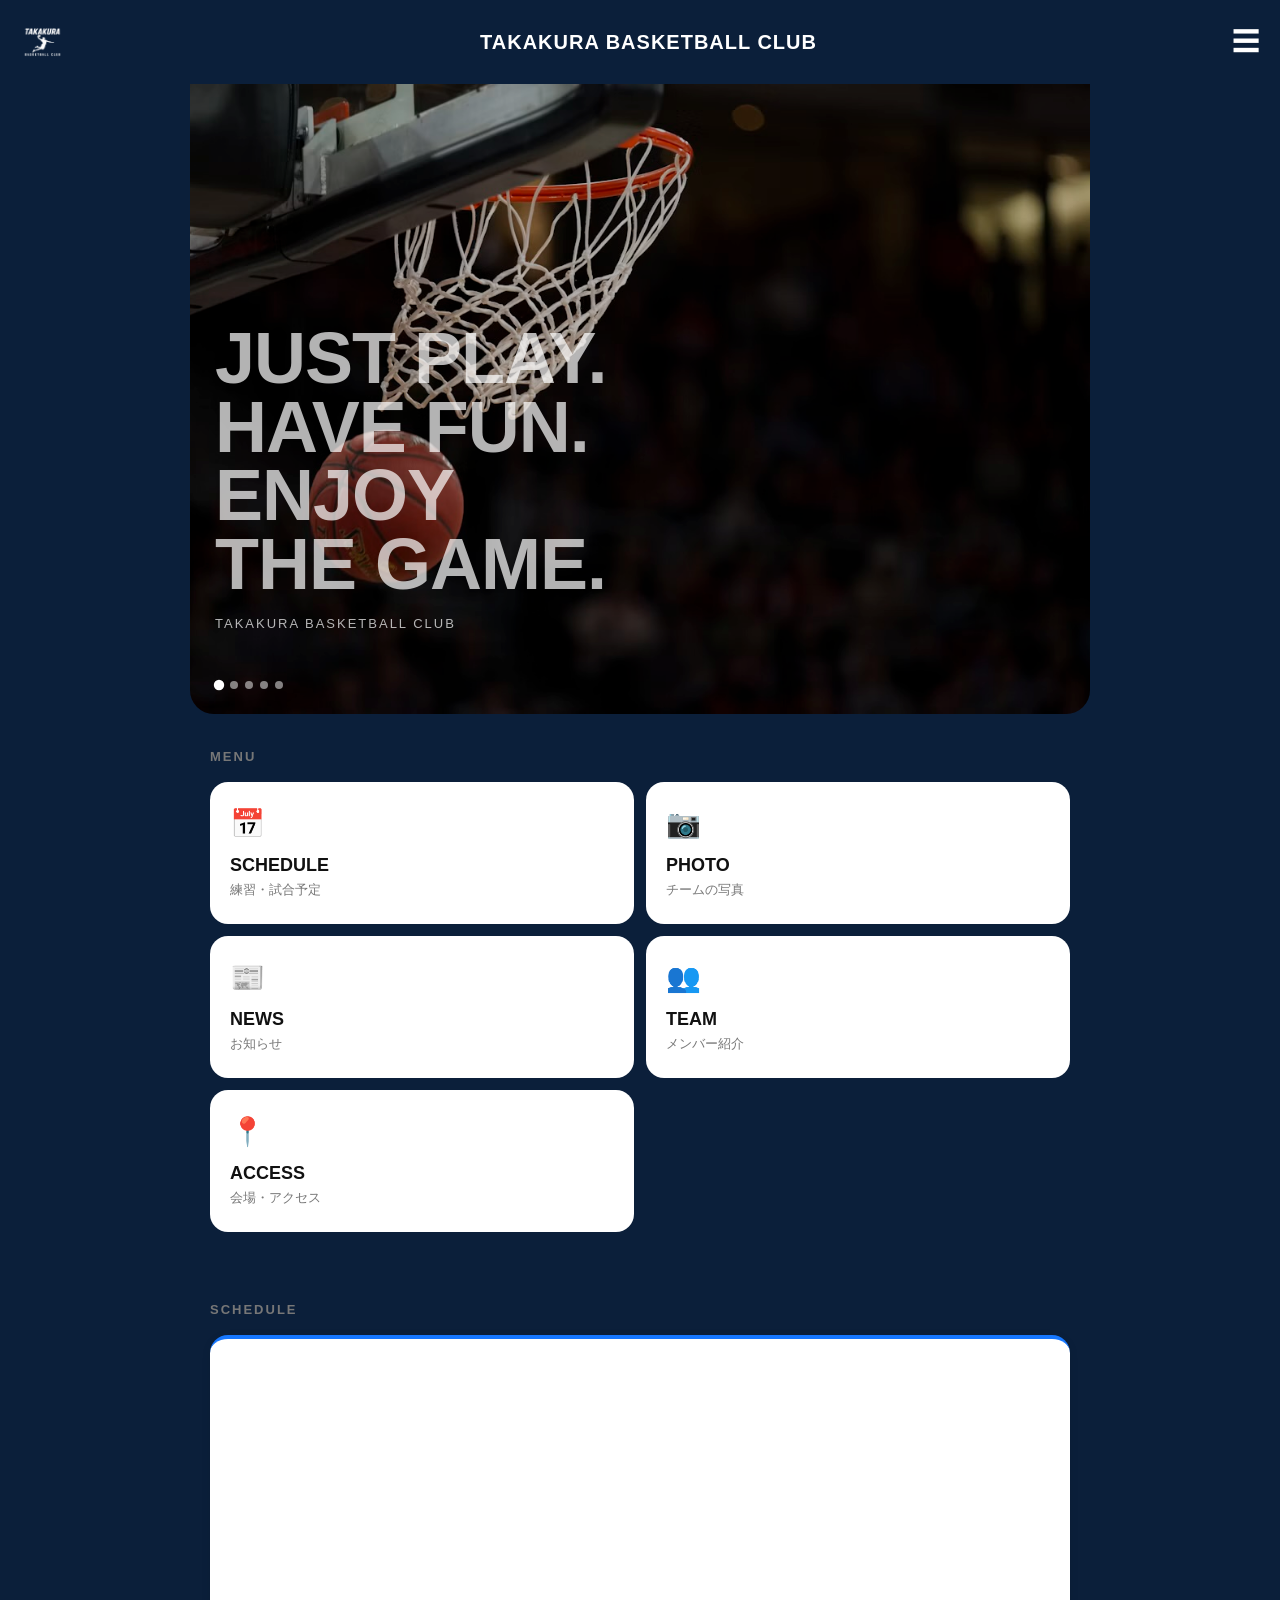
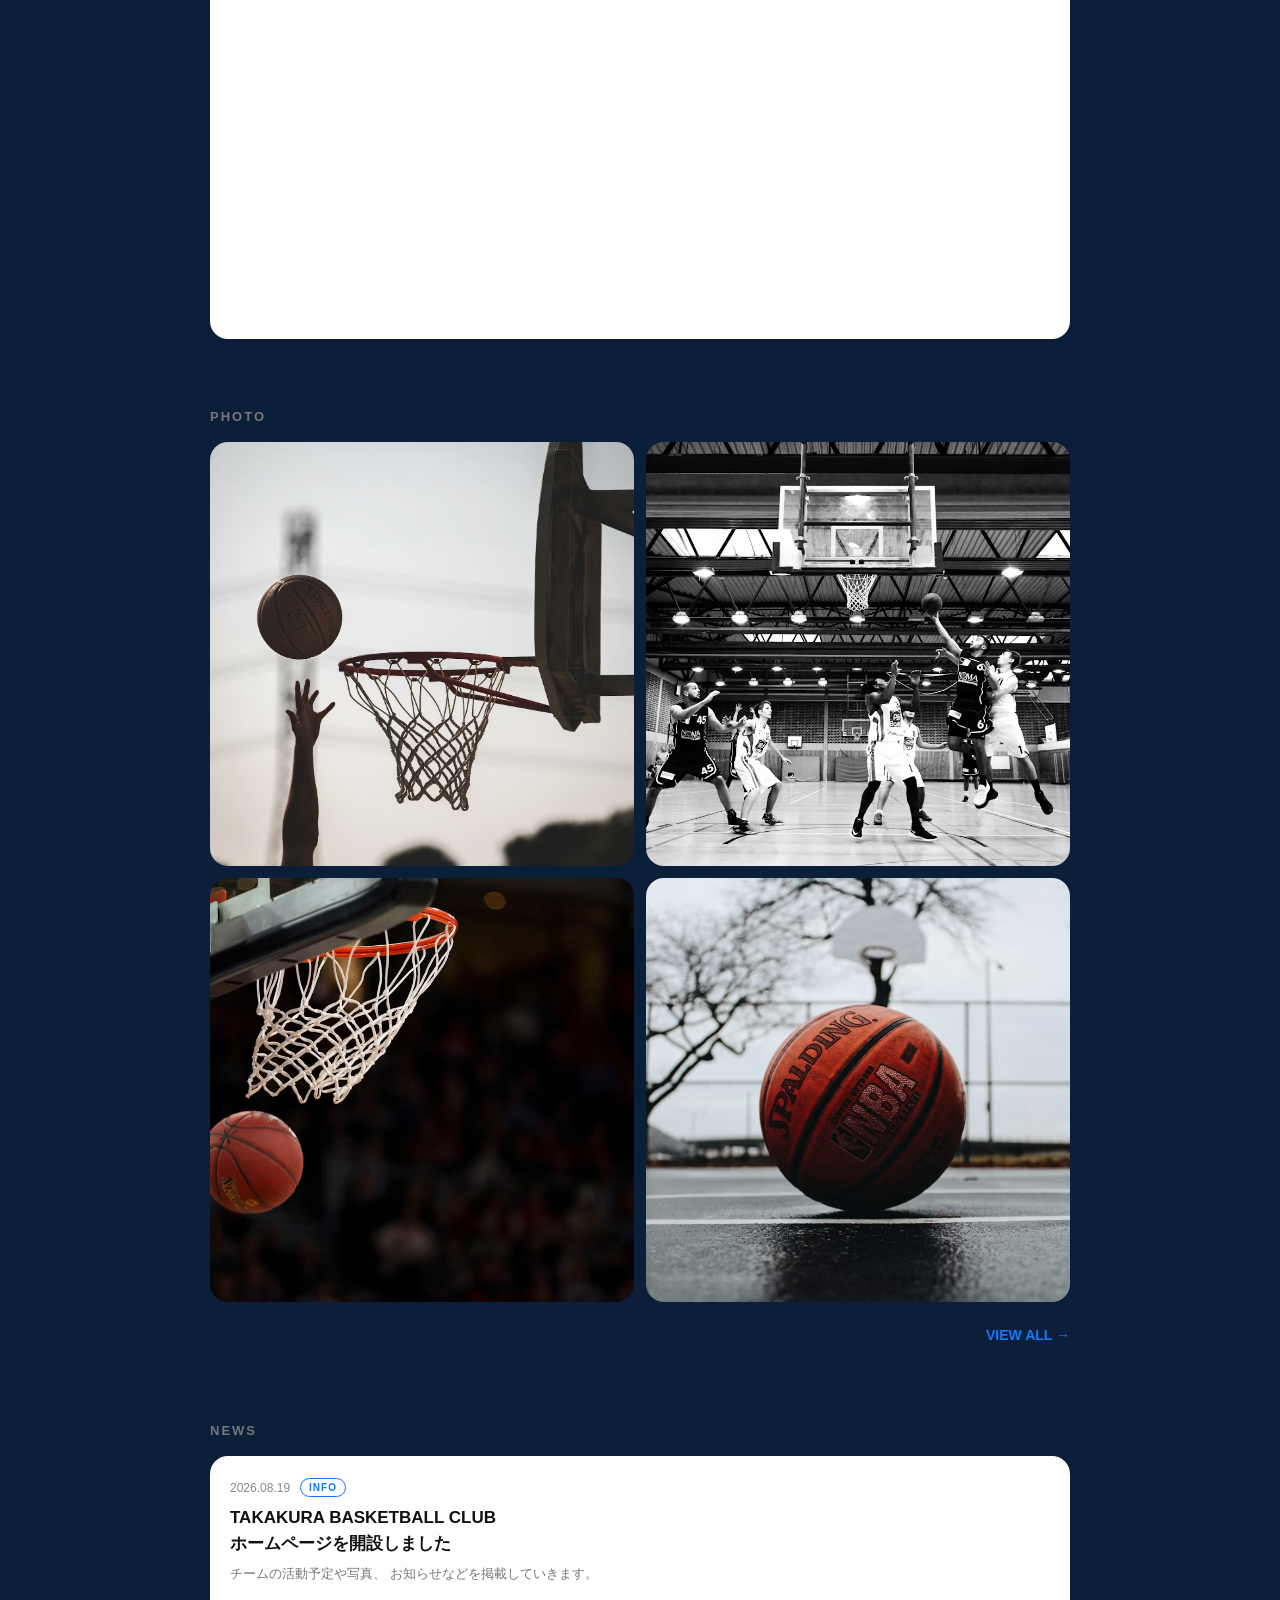
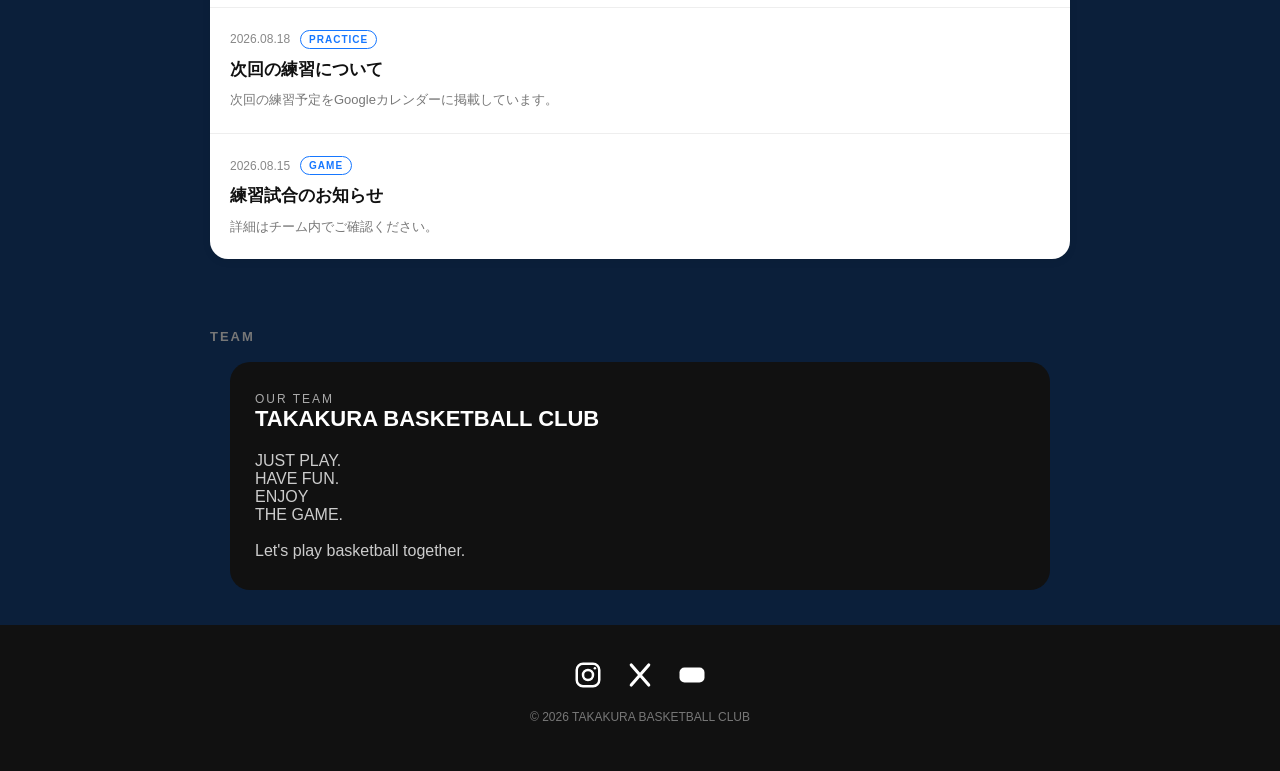
<file: index.html>
<!DOCTYPE html>
<html lang="ja">

<head>
  <meta charset="UTF-8">
  <meta name="viewport" content="width=device-width, initial-scale=1.0">

  <title>TAKAKURA BASKETBALL CLUB</title>

  <link rel="stylesheet" href="style.css">

  <link
    rel="icon"
    href="ED4C5B30-9C4A-443C-A6EE-A6A13FF634B4.jpeg">

  <link
    rel="apple-touch-icon"
    href="ED4C5B30-9C4A-443C-A6EE-A6A13FF634B4.jpeg">
</head>


<body>

  <!-- =========================
       HEADER
  ========================== -->

<header>

  <img
    src="TAKAKURAlogo01.png"
    alt="TAKAKURA BASKETBALL CLUB ロゴ"
    class="header-logo"
  >

  <h1>TAKAKURA BASKETBALL CLUB</h1>

  <button
    class="menu-button"
    onclick="toggleMenu()"
    aria-label="メニュー">

    ☰

  </button>

</header>


  <!-- =========================
       MOBILE MENU
  ========================== -->

  <nav id="mobile-menu" class="mobile-menu">

    <a href="index.html">HOME</a>

    <a href="schedule.html">SCHEDULE</a>

    <a href="photo.html">PHOTO</a>

    <a href="news.html">NEWS</a>

    <a href="team.html">TEAM</a>
    
    <a href="access.html">ACCESS</a>

  </nav>


  <!-- =========================
       MAIN
  ========================== -->

  <main>


    <!-- =========================
         HERO CAROUSEL
    ========================== -->

    <div class="hero-carousel">

      <div class="hero-slides">

        <div class="hero-slide active">
          <img
            src="IMG_7666.jpeg"
            alt="TAKAKURA BASKETBALL CLUB">
        </div>

        <div class="hero-slide">
          <img
            src="IMG_7667.jpeg"
            alt="TAKAKURA BASKETBALL CLUB">
        </div>

        <div class="hero-slide">
          <img
            src="IMG_7668.jpeg"
            alt="TAKAKURA BASKETBALL CLUB">
        </div>

        <div class="hero-slide">
          <img
            src="IMG_7669.jpeg"
            alt="TAKAKURA BASKETBALL CLUB">
        </div>

        <div class="hero-slide">
          <img
            src="IMG_7670.jpeg"
            alt="TAKAKURA BASKETBALL CLUB">
        </div>

      </div>


      <!-- HERO TEXT -->

      <div class="hero-text">

        <h2>
          JUST PLAY.<br>
          HAVE FUN.<br>
          ENJOY<br>
          THE GAME.
        </h2>

        <p>TAKAKURA BASKETBALL CLUB</p>

      </div>


      <!-- HERO DOTS -->

      <div class="hero-dots">

        <button
          class="hero-dot active"
          onclick="showSlide(0)"
          aria-label="1枚目">
        </button>

        <button
          class="hero-dot"
          onclick="showSlide(1)"
          aria-label="2枚目">
        </button>

        <button
          class="hero-dot"
          onclick="showSlide(2)"
          aria-label="3枚目">
        </button>

        <button
          class="hero-dot"
          onclick="showSlide(3)"
          aria-label="4枚目">
        </button>

        <button
          class="hero-dot"
          onclick="showSlide(4)"
          aria-label="5枚目">
        </button>

      </div>

    </div>


    <!-- =========================
         NEXT GAME
    ========================== -->
<!-- =========================
    <section>

      <h2>NEXT GAME</h2>

      <div class="next-game">

        <div class="label">
          NEXT MATCH
        </div>

        <div class="match">

          <div class="team">○○</div>

          <div class="vs">VS</div>

          <div class="team">△△</div>

        </div>

        <div class="date">
          2026.08.24　14:00
        </div>

      </div>

    </section>
  ========================== -->

    <!-- =========================
         MENU
    ========================== -->

    <section>

      <h2>MENU</h2>

      <div class="cards">


        <!-- SCHEDULE -->

        <a href="schedule.html" class="card">

          <div class="card-icon">📅</div>

          <h3>SCHEDULE</h3>

          <p>練習・試合予定</p>

        </a>


        <!-- PHOTO -->

        <a href="photo.html" class="card">

          <div class="card-icon">📷</div>

          <h3>PHOTO</h3>

          <p>チームの写真</p>

        </a>


        <!-- NEWS -->

        <a href="news.html" class="card">

          <div class="card-icon">📰</div>

          <h3>NEWS</h3>

          <p>お知らせ</p>

        </a>


        <!-- TEAM -->

        <a href="team.html" class="card">

          <div class="card-icon">👥</div>

          <h3>TEAM</h3>

          <p>メンバー紹介</p>

        </a>

<a href="access.html" class="card">

  <div class="card-icon">📍</div>

  <h3>ACCESS</h3>

  <p>会場・アクセス</p>

</a>

      </div>

    </section>


    <!-- =========================
         SCHEDULE
    ========================== -->

    <section id="schedule">

      <h2>SCHEDULE</h2>

      <div class="calendar-card">

        <iframe
          src="https://calendar.google.com/calendar/embed?src=590719e72a321ed0e61c6f2a40fccb9ac70e340b6d6cef74e78a7509a7b60d0a%40group.calendar.google.com&ctz=Asia%2FTokyo&mode=AGENDA"
          title="TAKAKURA BASKETBALL CLUB スケジュール"
          scrolling="no">
        </iframe>

      </div>

    </section>


    <!-- =========================
         PHOTO
    ========================== -->

    <section id="photo">

      <h2>PHOTO</h2>

      <div class="photo-grid">

        <img
          src="IMG_7671.jpeg"
          alt="TAKAKURA BASKETBALL CLUB チーム写真">

        <img
          src="IMG_7672.jpeg"
          alt="TAKAKURA BASKETBALL CLUB チーム写真">

        <img
          src="IMG_7666.jpeg"
          alt="TAKAKURA BASKETBALL CLUB チーム写真">

         <img
          src="IMG_7667.jpeg"
          alt="TAKAKURA BASKETBALL CLUB チーム写真">

      </div>


      <a
        href="https://drive.google.com/drive/folders/1C9hTGLXTgDpgsu9-LzJbwQTJBK5W1DLP"
        class="view-all"
        target="_blank"
        rel="noopener noreferrer">

        VIEW ALL →

      </a>

    </section>


    <!-- =========================
         NEWS
    ========================== -->

    <section id="news">

      <h2>NEWS</h2>

      <div class="news-list">


        <article class="news-item">

          <div class="news-meta">

            <span class="news-date">
              2026.08.19
            </span>

            <span class="news-category">
              INFO
            </span>

          </div>

          <h3>
            TAKAKURA BASKETBALL CLUB<br>
            ホームページを開設しました
          </h3>

          <p>
            チームの活動予定や写真、
            お知らせなどを掲載していきます。
          </p>

        </article>


        <article class="news-item">

          <div class="news-meta">

            <span class="news-date">
              2026.08.18
            </span>

            <span class="news-category">
              PRACTICE
            </span>

          </div>

          <h3>
            次回の練習について
          </h3>

          <p>
            次回の練習予定をGoogleカレンダーに掲載しています。
          </p>

        </article>


        <article class="news-item">

          <div class="news-meta">

            <span class="news-date">
              2026.08.15
            </span>

            <span class="news-category">
              GAME
            </span>

          </div>

          <h3>
            練習試合のお知らせ
          </h3>

          <p>
            詳細はチーム内でご確認ください。
          </p>

        </article>

      </div>

    </section>


    <!-- =========================
         TEAM
    ========================== -->

    <section id="member">

      <h2>TEAM</h2>

      <div class="next-game">

        <div class="label">
          OUR TEAM
        </div>

        <div class="team">
          TAKAKURA BASKETBALL CLUB
        </div>

        <div class="date">
          JUST PLAY.<br>
          HAVE FUN.<br>
          ENJOY<br>
          THE GAME.<br>
            <br>
          Let's play basketball together.
        </div>

      </div>

    </section>


  </main>


  <!-- =========================
       FOOTER
  ========================== -->

  <footer>

    <div class="social-links">


      <!-- INSTAGRAM -->

      <a
        href="https://www.instagram.com/takakurambc?igsi=MW1qZjhlN3JnM3lpZA=="
        class="social-icon"
        aria-label="Instagram">

        <svg
          viewBox="0 0 24 24"
          aria-hidden="true">

          <rect
            x="3"
            y="3"
            width="18"
            height="18"
            rx="5"
            fill="none"
            stroke="currentColor"
            stroke-width="2">
          </rect>

          <circle
            cx="12"
            cy="12"
            r="4"
            fill="none"
            stroke="currentColor"
            stroke-width="2">
          </circle>

          <circle
            cx="17.5"
            cy="6.5"
            r="1"
            fill="currentColor">
          </circle>

        </svg>

      </a>


      <!-- X -->

      <a
        href="#"
        class="social-icon"
        aria-label="X">

        <svg
          viewBox="0 0 24 24"
          aria-hidden="true">

          <path
            d="M5 4 L19 20 M19 4 L5 20"
            fill="none"
            stroke="currentColor"
            stroke-width="2.5"
            stroke-linecap="round">
          </path>

        </svg>

      </a>


      <!-- YOUTUBE -->

      <a
        href="#"
        class="social-icon"
        aria-label="YouTube">

        <svg
          viewBox="0 0 24 24"
          aria-hidden="true">

          <rect
            x="2"
            y="6"
            width="20"
            height="12"
            rx="4"
            fill="currentColor">
          </rect>

          <polygon
            points="10,9 10,15 16,12"
            fill="white">
          </polygon>

        </svg>

      </a>

    </div>


    <p>
      © 2026 TAKAKURA BASKETBALL CLUB
    </p>

  </footer>


  <!-- JavaScript -->

  <script src="script.js"></script>

</body>

</html>
</file>
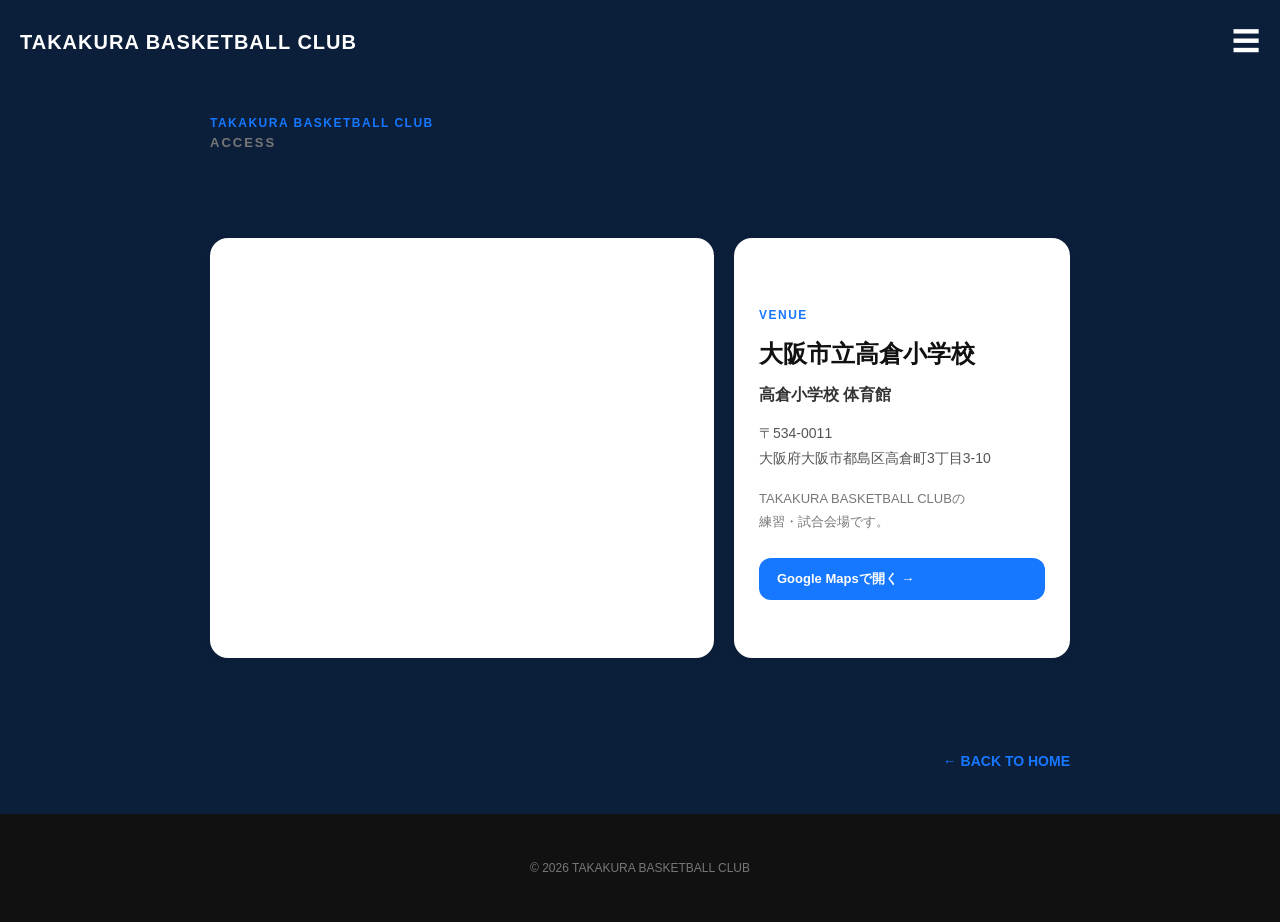
<file: access.html>
<!DOCTYPE html>
<html lang="ja">

<head>

  <meta charset="UTF-8">

  <meta
    name="viewport"
    content="width=device-width, initial-scale=1.0">

  <title>ACCESS | TAKAKURA BASKETBALL CLUB</title>

  <link rel="stylesheet" href="style.css">

  <link
    rel="icon"
    href="ED4C5B30-9C4A-443C-A6EE-A6A13FF634B4.jpeg">

  <link
    rel="apple-touch-icon"
    href="ED4C5B30-9C4A-443C-A6EE-A6A13FF634B4.jpeg">

</head>


<body>


  <!-- =========================
       HEADER
  ========================== -->

  <header>

    <h1>
      TAKAKURA BASKETBALL CLUB
    </h1>

    <button
      class="menu-button"
      onclick="toggleMenu()"
      aria-label="メニュー">

      ☰

    </button>

  </header>


  <!-- =========================
       MOBILE MENU
  ========================== -->

  <nav
    id="mobile-menu"
    class="mobile-menu">

    <a href="index.html">
      HOME
    </a>

    <a href="schedule.html">
      SCHEDULE
    </a>

    <a href="photo.html">
      PHOTO
    </a>

    <a href="news.html">
      NEWS
    </a>

    <a href="team.html">
      TEAM
    </a>

    <a href="access.html">
      ACCESS
    </a>

  </nav>


  <!-- =========================
       MAIN
  ========================== -->

  <main>


    <!-- =========================
         PAGE TITLE
    ========================== -->

    <section class="page-title">

      <p class="page-label">
        TAKAKURA BASKETBALL CLUB
      </p>

      <h2>
        ACCESS
      </h2>

    </section>


    <!-- =========================
         ACCESS
    ========================= -->

    <section>

      <div class="access-layout">


        <!-- =====================
             GOOGLE MAP
        ====================== -->

        <div class="access-map">

          <iframe
            src="https://www.google.com/maps?q=%E5%A4%A7%E9%98%AA%E5%B8%82%E7%AB%8B%E9%AB%98%E5%80%89%E5%B0%8F%E5%AD%A6%E6%A0%A1&output=embed"
            title="大阪市立高倉小学校 Google Map"
            loading="lazy"
            allowfullscreen>
          </iframe>

        </div>


        <!-- =====================
             VENUE INFORMATION
        ====================== -->

        <div class="access-info">

          <p class="page-label">
            VENUE
          </p>

          <h3>
            大阪市立高倉小学校
          </h3>

          <p class="venue-name">
            高倉小学校 体育館
          </p>

          <p class="address">
            〒534-0011<br>
            大阪府大阪市都島区高倉町3丁目3-10
          </p>

          <p class="access-description">
            TAKAKURA BASKETBALL CLUBの<br>
            練習・試合会場です。
          </p>


          <!-- GOOGLE MAP BUTTON -->

          <a
            href="https://maps.app.goo.gl/4xuVjbMApMLXgCJJ7?g_st=ic"
            class="drive-button"
            target="_blank"
            rel="noopener noreferrer">

            Google Mapsで開く →

          </a>

        </div>


      </div>

    </section>


    <!-- =========================
         BACK TO HOME
    ========================== -->

    <section class="back-home">

      <a
        href="index.html"
        class="view-all">

        ← BACK TO HOME

      </a>

    </section>


  </main>


  <!-- =========================
       FOOTER
  ========================== -->

  <footer>

    <p>
      © 2026 TAKAKURA BASKETBALL CLUB
    </p>

  </footer>


  <!-- =========================
       JAVASCRIPT
  ========================== -->

  <script src="script.js"></script>

</body>

</html>
</file>
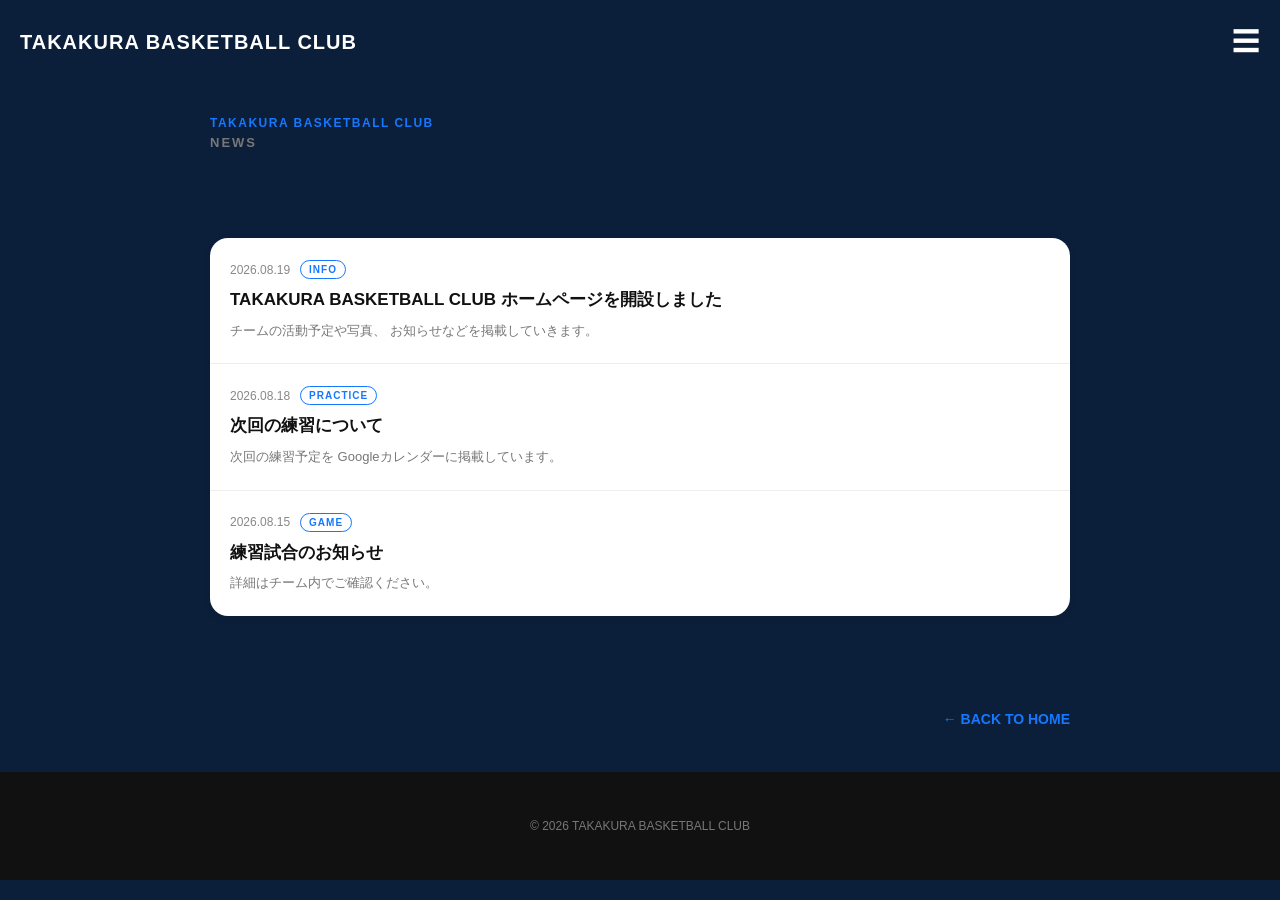
<file: news.html>
<!DOCTYPE html>
<html lang="ja">

<head>

  <meta charset="UTF-8">

  <meta
    name="viewport"
    content="width=device-width, initial-scale=1.0">

  <title>NEWS | TAKAKURA BASKETBALL CLUB</title>

  <link rel="stylesheet" href="style.css">

  <link
    rel="icon"
    href="ED4C5B30-9C4A-443C-A6EE-A6A13FF634B4.jpeg">

  <link
    rel="apple-touch-icon"
    href="ED4C5B30-9C4A-443C-A6EE-A6A13FF634B4.jpeg">

</head>


<body>


  <!-- =========================
       HEADER
  ========================== -->

  <header>

    <h1>
      TAKAKURA BASKETBALL CLUB
    </h1>

    <button
      class="menu-button"
      onclick="toggleMenu()"
      aria-label="メニュー">

      ☰

    </button>

  </header>


  <!-- =========================
       MOBILE MENU
  ========================== -->

  <nav
    id="mobile-menu"
    class="mobile-menu">

    <a href="index.html">
      HOME
    </a>

    <a href="schedule.html">
      SCHEDULE
    </a>

    <a href="photo.html">
      PHOTO
    </a>

    <a href="news.html">
      NEWS
    </a>

    <a href="team.html">
      TEAM
    </a>

  </nav>


  <!-- =========================
       MAIN
  ========================== -->

  <main>


    <!-- =========================
         PAGE TITLE
    ========================== -->

    <section class="page-title">

      <p class="page-label">
        TAKAKURA BASKETBALL CLUB
      </p>

      <h2>
        NEWS
      </h2>

    </section>


    <!-- =========================
         NEWS LIST
    ========================== -->

    <section>

      <div class="news-list">


        <!-- NEWS 1 -->

        <article class="news-item">

          <div class="news-meta">

            <span class="news-date">
              2026.08.19
            </span>

            <span class="news-category">
              INFO
            </span>

          </div>

          <h3>
            TAKAKURA BASKETBALL CLUB
            ホームページを開設しました
          </h3>

          <p>
            チームの活動予定や写真、
            お知らせなどを掲載していきます。
          </p>

        </article>


        <!-- NEWS 2 -->

        <article class="news-item">

          <div class="news-meta">

            <span class="news-date">
              2026.08.18
            </span>

            <span class="news-category">
              PRACTICE
            </span>

          </div>

          <h3>
            次回の練習について
          </h3>

          <p>
            次回の練習予定を
            Googleカレンダーに掲載しています。
          </p>

        </article>


        <!-- NEWS 3 -->

        <article class="news-item">

          <div class="news-meta">

            <span class="news-date">
              2026.08.15
            </span>

            <span class="news-category">
              GAME
            </span>

          </div>

          <h3>
            練習試合のお知らせ
          </h3>

          <p>
            詳細はチーム内でご確認ください。
          </p>

        </article>


      </div>

    </section>


    <!-- =========================
         BACK TO HOME
    ========================== -->

    <section class="back-home">

      <a
        href="index.html"
        class="view-all">

        ← BACK TO HOME

      </a>

    </section>


  </main>


  <!-- =========================
       FOOTER
  ========================== -->

  <footer>

    <p>
      © 2026 TAKAKURA BASKETBALL CLUB
    </p>

  </footer>


  <!-- =========================
       JAVASCRIPT
  ========================== -->

  <script src="script.js"></script>

</body>

</html>
</file>
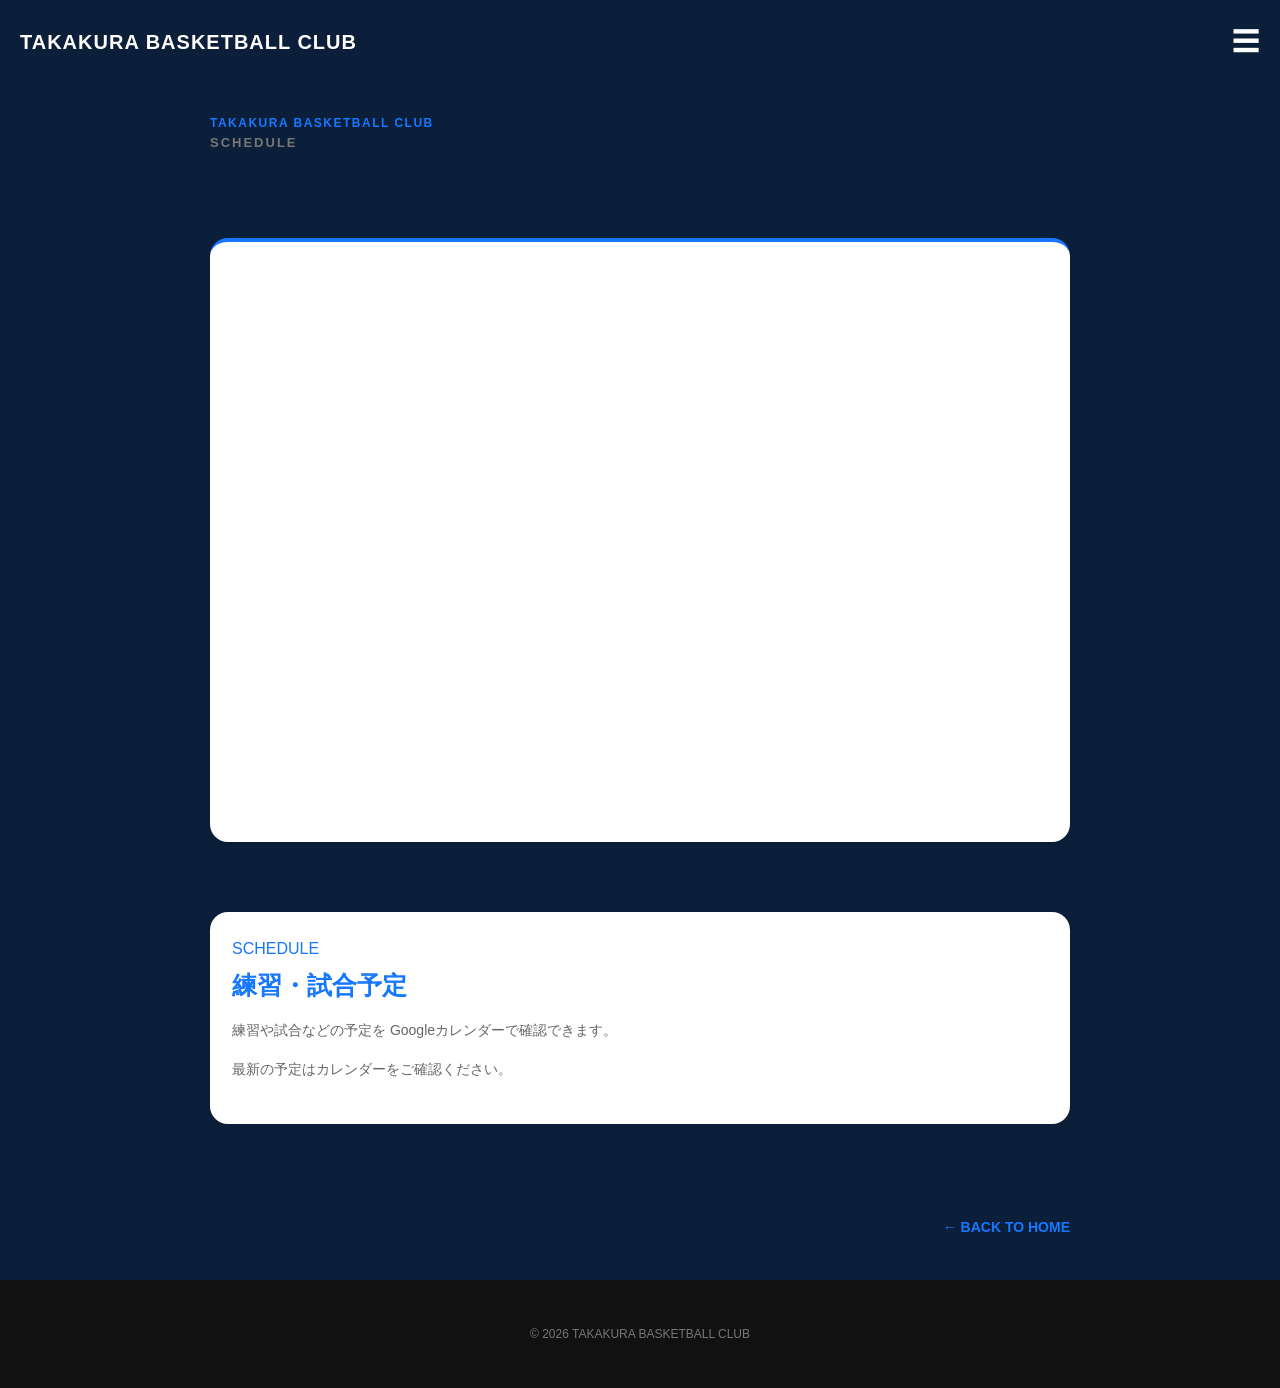
<file: schedule.html>
<!DOCTYPE html>
<html lang="ja">

<head>

  <meta charset="UTF-8">

  <meta
    name="viewport"
    content="width=device-width, initial-scale=1.0">

  <title>SCHEDULE | TAKAKURA BASKETBALL CLUB</title>

  <link rel="stylesheet" href="style.css">

  <link
    rel="icon"
    href="ED4C5B30-9C4A-443C-A6EE-A6A13FF634B4.jpeg">

  <link
    rel="apple-touch-icon"
    href="ED4C5B30-9C4A-443C-A6EE-A6A13FF634B4.jpeg">

</head>


<body>


  <!-- =========================
       HEADER
  ========================== -->

  <header>

    <h1>
      TAKAKURA BASKETBALL CLUB
    </h1>

    <button
      class="menu-button"
      onclick="toggleMenu()"
      aria-label="メニュー">

      ☰

    </button>

  </header>


  <!-- =========================
       MOBILE MENU
  ========================== -->

  <nav
    id="mobile-menu"
    class="mobile-menu">

    <a href="index.html">
      HOME
    </a>

    <a href="schedule.html">
      SCHEDULE
    </a>

    <a href="photo.html">
      PHOTO
    </a>

    <a href="news.html">
      NEWS
    </a>

    <a href="team.html">
      TEAM
    </a>

  </nav>


  <!-- =========================
       MAIN
  ========================== -->

  <main>


    <!-- =========================
         PAGE TITLE
    ========================== -->

    <section class="page-title">

      <p class="page-label">
        TAKAKURA BASKETBALL CLUB
      </p>

      <h2>
        SCHEDULE
      </h2>

    </section>


    <!-- =========================
         GOOGLE CALENDAR
    ========================== -->

    <section>

      <div class="calendar-card schedule-page-calendar">

        <iframe
          src="https://calendar.google.com/calendar/embed?src=590719e72a321ed0e61c6f2a40fccb9ac70e340b6d6cef74e78a7509a7b60d0a%40group.calendar.google.com&ctz=Asia%2FTokyo&mode=AGENDA"
          title="TAKAKURA BASKETBALL CLUB スケジュール"
          scrolling="no">
        </iframe>

      </div>

    </section>


    <!-- =========================
         SCHEDULE INFORMATION
    ========================== -->

    <section>

      <div class="team-card">

        <div class="label">
          SCHEDULE
        </div>

        <h3>
          練習・試合予定
        </h3>

        <p>
          練習や試合などの予定を
          Googleカレンダーで確認できます。
        </p>

        <p>
          最新の予定はカレンダーをご確認ください。
        </p>

      </div>

    </section>


    <!-- =========================
         BACK TO HOME
    ========================== -->

    <section class="back-home">

      <a
        href="index.html"
        class="view-all">

        ← BACK TO HOME

      </a>

    </section>


  </main>


  <!-- =========================
       FOOTER
  ========================== -->

  <footer>

    <p>
      © 2026 TAKAKURA BASKETBALL CLUB
    </p>

  </footer>


  <!-- =========================
       JAVASCRIPT
  ========================== -->

  <script src="script.js"></script>

</body>

</html>
</file>
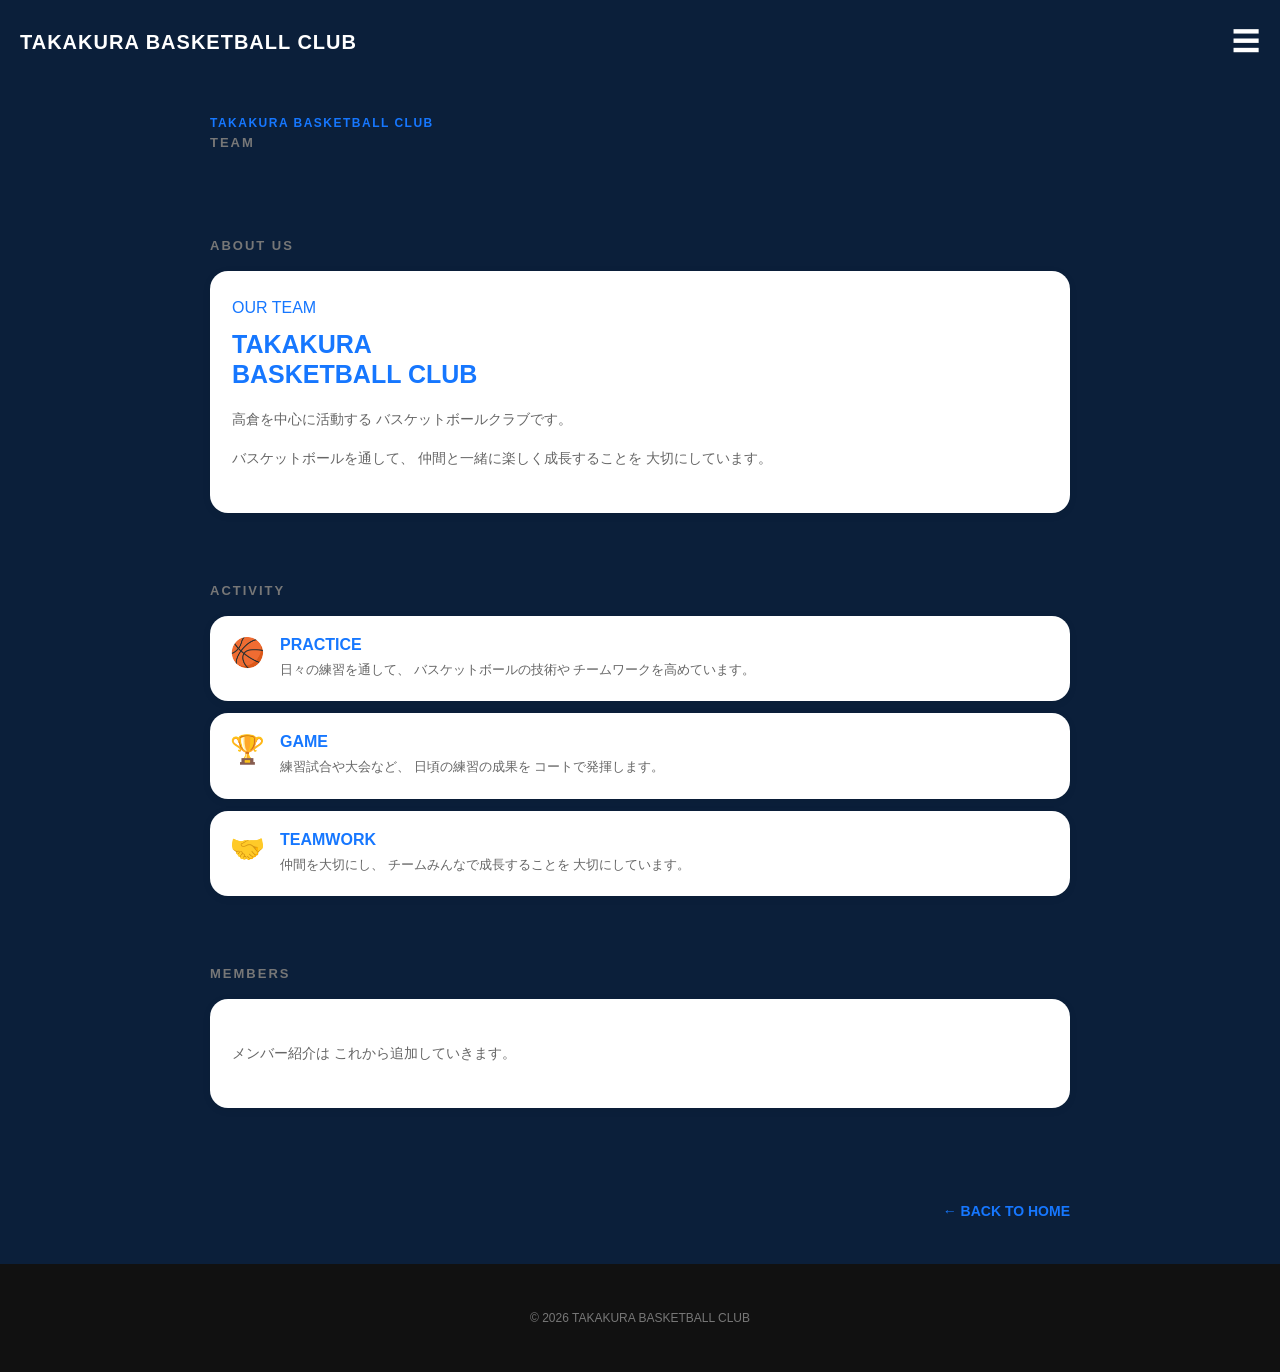
<file: team.html>
<!DOCTYPE html>
<html lang="ja">

<head>

  <meta charset="UTF-8">

  <meta
    name="viewport"
    content="width=device-width, initial-scale=1.0">

  <title>TEAM | TAKAKURA BASKETBALL CLUB</title>

  <link rel="stylesheet" href="style.css">

  <link
    rel="icon"
    href="ED4C5B30-9C4A-443C-A6EE-A6A13FF634B4.jpeg">

  <link
    rel="apple-touch-icon"
    href="ED4C5B30-9C4A-443C-A6EE-A6A13FF634B4.jpeg">

</head>


<body>


  <!-- =========================
       HEADER
  ========================== -->

  <header>

    <h1>
      TAKAKURA BASKETBALL CLUB
    </h1>

    <button
      class="menu-button"
      onclick="toggleMenu()"
      aria-label="メニュー">

      ☰

    </button>

  </header>


  <!-- =========================
       MOBILE MENU
  ========================== -->

  <nav
    id="mobile-menu"
    class="mobile-menu">

    <a href="index.html">
      HOME
    </a>

    <a href="schedule.html">
      SCHEDULE
    </a>

    <a href="photo.html">
      PHOTO
    </a>

    <a href="news.html">
      NEWS
    </a>

    <a href="team.html">
      TEAM
    </a>

  </nav>


  <!-- =========================
       MAIN
  ========================== -->

  <main>


    <!-- =========================
         PAGE TITLE
    ========================== -->

    <section class="page-title">

      <p class="page-label">
        TAKAKURA BASKETBALL CLUB
      </p>

      <h2>
        TEAM
      </h2>

    </section>


    <!-- =========================
         ABOUT US
    ========================== -->

    <section>

      <h2>
        ABOUT US
      </h2>

      <div class="team-card">

        <div class="label">
          OUR TEAM
        </div>

        <h3>
          TAKAKURA<br>
          BASKETBALL CLUB
        </h3>

        <p>
          高倉を中心に活動する
          バスケットボールクラブです。
        </p>

        <p>
          バスケットボールを通して、
          仲間と一緒に楽しく成長することを
          大切にしています。
        </p>

      </div>

    </section>


    <!-- =========================
         ACTIVITY
    ========================== -->

    <section>

      <h2>
        ACTIVITY
      </h2>

      <div class="activity-list">


        <!-- PRACTICE -->

        <div class="activity-item">

          <div class="activity-icon">
            🏀
          </div>

          <div>

            <h3>
              PRACTICE
            </h3>

            <p>
              日々の練習を通して、
              バスケットボールの技術や
              チームワークを高めています。
            </p>

          </div>

        </div>


        <!-- GAME -->

        <div class="activity-item">

          <div class="activity-icon">
            🏆
          </div>

          <div>

            <h3>
              GAME
            </h3>

            <p>
              練習試合や大会など、
              日頃の練習の成果を
              コートで発揮します。
            </p>

          </div>

        </div>


        <!-- TEAMWORK -->

        <div class="activity-item">

          <div class="activity-icon">
            🤝
          </div>

          <div>

            <h3>
              TEAMWORK
            </h3>

            <p>
              仲間を大切にし、
              チームみんなで成長することを
              大切にしています。
            </p>

          </div>

        </div>


      </div>

    </section>


    <!-- =========================
         MEMBERS
    ========================== -->

    <section>

      <h2>
        MEMBERS
      </h2>

      <div class="team-card">

        <p>
          メンバー紹介は
          これから追加していきます。
        </p>

      </div>

    </section>


    <!-- =========================
         BACK TO HOME
    ========================== -->

    <section class="back-home">

      <a
        href="index.html"
        class="view-all">

        ← BACK TO HOME

      </a>

    </section>


  </main>


  <!-- =========================
       FOOTER
  ========================== -->

  <footer>

    <p>
      © 2026 TAKAKURA BASKETBALL CLUB
    </p>

  </footer>


  <!-- =========================
       JAVASCRIPT
  ========================== -->

  <script src="script.js"></script>

</body>

</html>
</file>
<file: style.css>
/* ==================================================
   01. BASIC
================================================== */

* {
  box-sizing: border-box;
}

html {
  scroll-behavior: smooth;
}

body {
  margin: 0;
  font-family:
    -apple-system,
    BlinkMacSystemFont,
    "Helvetica Neue",
    "Hiragino Kaku Gothic ProN",
    "Yu Gothic",
    sans-serif;

  background: #0b1f3a;
  color: #1677ff;
}


/* ==================================================
   02. HEADER
================================================== */

header {
  background: #0b1f3a;
  color: white;

  padding: 18px 20px;

  display: flex;
  justify-content: space-between;
  align-items: center;
}

header h1 {
  margin: 0;

  font-size: 20px;
  letter-spacing: 1px;
}
.header-logo {
  width: 45px;
  height: 45px;
  object-fit: contain;
  margin-right: 10px;
}

header {
  display: flex;
  align-items: center;
}

header h1 {
  margin: 0;
}


/* ==================================================
   03. HAMBURGER MENU
================================================== */

.menu-button {
  border: none;
  background: transparent;

  color: white;

  font-size: 28px;

  cursor: pointer;

  padding: 5px 0 5px 10px;
}

.mobile-menu {
  display: none;

  position: absolute;

  top: 70px;
  left: 0;
  right: 0;

  background:rgba(255, 255, 255, 0.8);

  padding: 10px 20px 20px;

  box-shadow: 0 8px 20px rgba(0, 0, 0, 0.08);

  z-index: 999;
}

.mobile-menu.open {
  display: flex;
  flex-direction: column;
}

.mobile-menu a {
  padding: 16px 5px;

  border-bottom: 1px solid #eeeeee;

  color: #111111;

  text-decoration: none;

  font-size: 14px;
  font-weight: 700;
}

.mobile-menu a:last-child {
  border-bottom: none;
}

.mobile-menu a:active {
  color: #1677ff;
}


/* ==================================================
   04. MAIN
================================================== */

main {
  max-width: 900px;
  margin: 0 auto;
}


/* ==================================================
   05. HERO CAROUSEL
================================================== */

.hero-carousel {
  position: relative;

  width: 100%;
  height: 70vh;

  min-height: 430px;
  max-height: 700px;

  overflow: hidden;

  border-radius: 0 0 24px 24px;
}

.hero-slides {
  width: 100%;
  height: 100%;
}

.hero-slide {
  position: absolute;
  inset: 0;

  opacity: 0;

  transition: opacity 0.8s ease;
}

.hero-slide.active {
  opacity: 1;
}

.hero-slide img {
  width: 100%;
  height: 100%;

  object-fit: cover;

  display: block;
}


/* HERO OVERLAY */

.hero-carousel::after {
  content: "";

  position: absolute;
  inset: 0;

  background: rgba(0, 0, 0, 0.28);

  pointer-events: none;
}


/* HERO TEXT */

.hero-text {
  position: absolute;

  z-index: 2;

  left: 25px;
  bottom: 70px;

color: rgba(255, 255, 255, 0.7);
}

.hero-text h2 {
  margin: 0;

  font-size: clamp(36px, 9vw, 72px);

  line-height: 0.95;

  letter-spacing: -1px;
}

.hero-text p {
  margin-top: 18px;

  font-size: 13px;

  letter-spacing: 2px;
}


/* HERO DOTS */

.hero-dots {
  position: absolute;

  z-index: 3;

  bottom: 25px;
  left: 25px;

  display: flex;
  gap: 7px;
}

.hero-dot {
  width: 8px;
  height: 8px;

  padding: 0;

  border: none;

  border-radius: 50%;

  background: rgba(255, 255, 255, 0.5);

  cursor: pointer;
}

.hero-dot.active {
  background: white;

  transform: scale(1.3);
}


/* ==================================================
   06. COMMON SECTION
================================================== */

section {
  padding: 35px 20px;
}

section h2 {
  font-size: 13px;

  letter-spacing: 2px;

  margin: 0 0 18px;

  color: #777;
}


/* ==================================================
   07. NEXT GAME
================================================== */

.next-game {
  background: #111;

  color: white;

  border-radius: 20px;

  padding: 30px 25px;

  margin: 0 20px;
}

.next-game .label {
  color: #aaa;

  font-size: 12px;

  letter-spacing: 2px;
}

.match {
  display: flex;

  justify-content: space-between;
  align-items: center;

  margin-top: 20px;
}

.team {
  font-size: 22px;

  font-weight: bold;
}

.vs {
  font-size: 13px;

  color: #aaa;
}

.date {
  margin-top: 20px;

  color: #ccc;
}


/* ==================================================
   08. MENU CARDS
================================================== */

.cards {
  display: grid;

  grid-template-columns: repeat(2, 1fr);

  gap: 12px;
}

.card {
  background: white;

  border-radius: 18px;

  padding: 25px 20px;

  text-decoration: none;

  color: #111;

  transition: transform 0.2s;
}

.card:hover {
  transform: translateY(-3px);
}

.card-icon {
  font-size: 28px;
}

.card h3 {
  margin: 15px 0 5px;

  font-size: 18px;
}

.card p {
  margin: 0;

  font-size: 13px;

  color: #777;
}


/* ==================================================
   09. SCHEDULE / GOOGLE CALENDAR
================================================== */

.calendar-card {
  background: white;

  border-radius: 18px;

  overflow: hidden;

  border-top: 4px solid #1677ff;

  box-shadow: 0 2px 10px rgba(0, 0, 0, 0.08);
}

.calendar-card iframe,
.schedule-page-calendar iframe {
  width: 100%;

  height: 600px;

  border: 0;

  display: block;
}

.schedule-page-calendar {
  overflow: hidden;
}


/* ==================================================
   10. PHOTO
================================================== */

.photo-grid,
.photo-gallery {
  display: grid;

  grid-template-columns: repeat(2, 1fr);

  gap: 12px;
}

.photo-grid img {
  width: 100%;

  aspect-ratio: 1 / 1;

  object-fit: cover;

  border-radius: 18px;

  display: block;
}

.photo-item {
  overflow: hidden;

  border-radius: 18px;
}

.photo-item img {
  width: 100%;

  aspect-ratio: 1 / 1;

  object-fit: cover;

  display: block;

  cursor: pointer;

  transition: transform 0.2s ease;
}

.photo-item img:active {
  transform: scale(0.97);
}


/* VIEW ALL */

.view-all {
  display: block;

  margin-top: 15px;

  padding: 10px 0;

  background: transparent;

  color: #1677ff;

  font-size: 14px;

  font-weight: 700;

  text-align: right;

  text-decoration: none;
}

.view-all:hover {
  opacity: 0.7;
}


/* GOOGLE DRIVE */

.drive-card {
  margin-top: 10px;

  background: white;

  padding: 28px 22px;

  border-radius: 18px;

  text-align: center;

  box-shadow: 0 2px 10px rgba(0, 0, 0, 0.06);
}

.drive-icon {
  font-size: 32px;

  margin-bottom: 10px;
}

.drive-card h3 {
  margin: 0 0 8px;

  font-size: 18px;
}

.drive-card p {
  margin: 0 0 20px;

  color: #777;

  font-size: 13px;

  line-height: 1.7;
}

.drive-button {
  display: inline-block;

  background: #1677ff;

  color: white;

  padding: 12px 18px;

  border-radius: 12px;

  font-size: 13px;

  font-weight: 700;

  text-decoration: none;
}

.drive-button:hover {
  opacity: 0.8;
}


/* ==================================================
   11. PHOTO MODAL
================================================== */

.photo-modal {
  display: none;

  position: fixed;

  z-index: 9999;

  inset: 0;

  background: rgba(0, 0, 0, 0.94);

  align-items: center;
  justify-content: center;

  padding: 20px;
}

.photo-modal img {
  max-width: 90%;

  max-height: 85vh;

  object-fit: contain;

  border-radius: 10px;

  user-select: none;
}

.photo-close,
.photo-prev,
.photo-next {
  position: absolute;

  border: none;

  background: transparent;

  color: white;

  cursor: pointer;

  z-index: 10000;
}

.photo-close {
  top: 15px;
  right: 20px;

  font-size: 40px;
}

.photo-prev {
  left: 10px;

  top: 50%;

  transform: translateY(-50%);

  font-size: 50px;
}

.photo-next {
  right: 10px;

  top: 50%;

  transform: translateY(-50%);

  font-size: 50px;
}


/* ==================================================
   12. NEWS
================================================== */

.news-list {
  background: white;

  border-radius: 18px;

  overflow: hidden;

  box-shadow: 0 2px 10px rgba(0, 0, 0, 0.06);
}

.news-item {
  padding: 22px 20px;

  border-bottom: 1px solid #eeeeee;
}

.news-item:last-child {
  border-bottom: none;
}

.news-meta {
  display: flex;

  align-items: center;

  gap: 10px;

  margin-bottom: 8px;
}

.news-date {
  font-size: 12px;

  color: #888888;
}

.news-category {
  font-size: 10px;

  font-weight: 700;

  letter-spacing: 1px;

  color: #1677ff;

  border: 1px solid #1677ff;

  border-radius: 20px;

  padding: 3px 8px;
}

.news-item h3 {
  margin: 0;

  font-size: 17px;

  line-height: 1.5;

  color: #111111;
}

.news-item p {
  margin: 8px 0 0;

  font-size: 13px;

  color: #777777;

  line-height: 1.6;
}


/* ==================================================
   13. TEAM
================================================== */

.home-link {
  color: #1677ff;

  text-decoration: none;

  font-size: 13px;

  font-weight: 700;
}

.page-title {
  padding-top: 20px;
}

.page-label {
  color: #1677ff;

  font-size: 12px;

  font-weight: 700;

  letter-spacing: 1.5px;

  margin-bottom: 5px;
}

.team-card {
  background: white;

  padding: 28px 22px;

  border-radius: 18px;

  box-shadow: 0 2px 10px rgba(0, 0, 0, 0.06);
}

.team-card h3 {
  margin: 12px 0 18px;

  font-size: 25px;

  line-height: 1.2;
}

.team-card p {
  color: #666;

  font-size: 14px;

  line-height: 1.8;
}


/* ACTIVITY */

.activity-list {
  display: flex;

  flex-direction: column;

  gap: 12px;
}

.activity-item {
  display: flex;

  gap: 15px;

  align-items: flex-start;

  background: white;

  padding: 20px;

  border-radius: 18px;

  box-shadow: 0 2px 10px rgba(0, 0, 0, 0.06);
}

.activity-icon {
  font-size: 28px;

  flex-shrink: 0;
}

.activity-item h3 {
  margin: 0 0 5px;

  font-size: 16px;
}

.activity-item p {
  margin: 0;

  color: #666;

  font-size: 13px;

  line-height: 1.7;
}

.back-home {
  text-align: center;
}


/* ==================================================
   14. FOOTER
================================================== */

footer {
  background: #111;

  color: #777;

  text-align: center;

  padding: 35px 20px;

  font-size: 12px;
}

.social-links {
  display: flex;

  justify-content: center;
  align-items: center;

  gap: 22px;

  margin-bottom: 20px;
}

.social-icon {
  width: 30px;
  height: 30px;

  display: flex;

  align-items: center;
  justify-content: center;

  color: white;

  text-decoration: none;

  transition: transform 0.2s ease;
}

.social-icon svg {
  width: 100%;
  height: 100%;
}

.social-icon:active {
  transform: scale(0.9);
}


/* ==================================================
   15. MOBILE
================================================== */

@media (max-width: 600px) {

  .hero-carousel {
    min-height: 430px;
  }

  .cards {
    grid-template-columns: 1fr 1fr;
  }

  .card {
    padding: 20px 15px;
  }

  .team {
    font-size: 18px;
  }

}

/* ==================================================
   16. ACCESS
================================================== */

.access-layout {
  display: grid;
  grid-template-columns: 1.5fr 1fr;
  gap: 20px;
  align-items: stretch;
}

.access-map {
  background: white;
  border-radius: 18px;
  overflow: hidden;
  min-height: 420px;
  box-shadow: 0 2px 10px rgba(0, 0, 0, 0.06);
}

.access-map iframe {
  width: 100%;
  height: 100%;
  min-height: 420px;
  border: 0;
  display: block;
}

.access-info {
  background: white;
  border-radius: 18px;
  padding: 30px 25px;
  box-shadow: 0 2px 10px rgba(0, 0, 0, 0.06);

  display: flex;
  flex-direction: column;
  justify-content: center;
}

.access-info h3 {
  margin: 10px 0 15px;
  font-size: 24px;
  line-height: 1.4;
  color: #111;
}

.access-info .venue-name {
  margin: 0 0 15px;
  font-size: 16px;
  font-weight: 700;
  color: #333;
}

.access-info .address {
  margin: 0 0 15px;
  font-size: 14px;
  line-height: 1.8;
  color: #555;
}

.access-info .access-description {
  margin: 0 0 25px;
  font-size: 13px;
  line-height: 1.8;
  color: #777;
}


/* =========================
   MOBILE
========================= */

@media (max-width: 600px) {

  .access-layout {
    grid-template-columns: 1fr;
    gap: 15px;
  }

  .access-map {
    min-height: 300px;
  }

  .access-map iframe {
    min-height: 300px;
  }

  .access-info {
    padding: 25px 20px;
  }

  .access-info h3 {
    font-size: 21px;
  }

}
</file>
